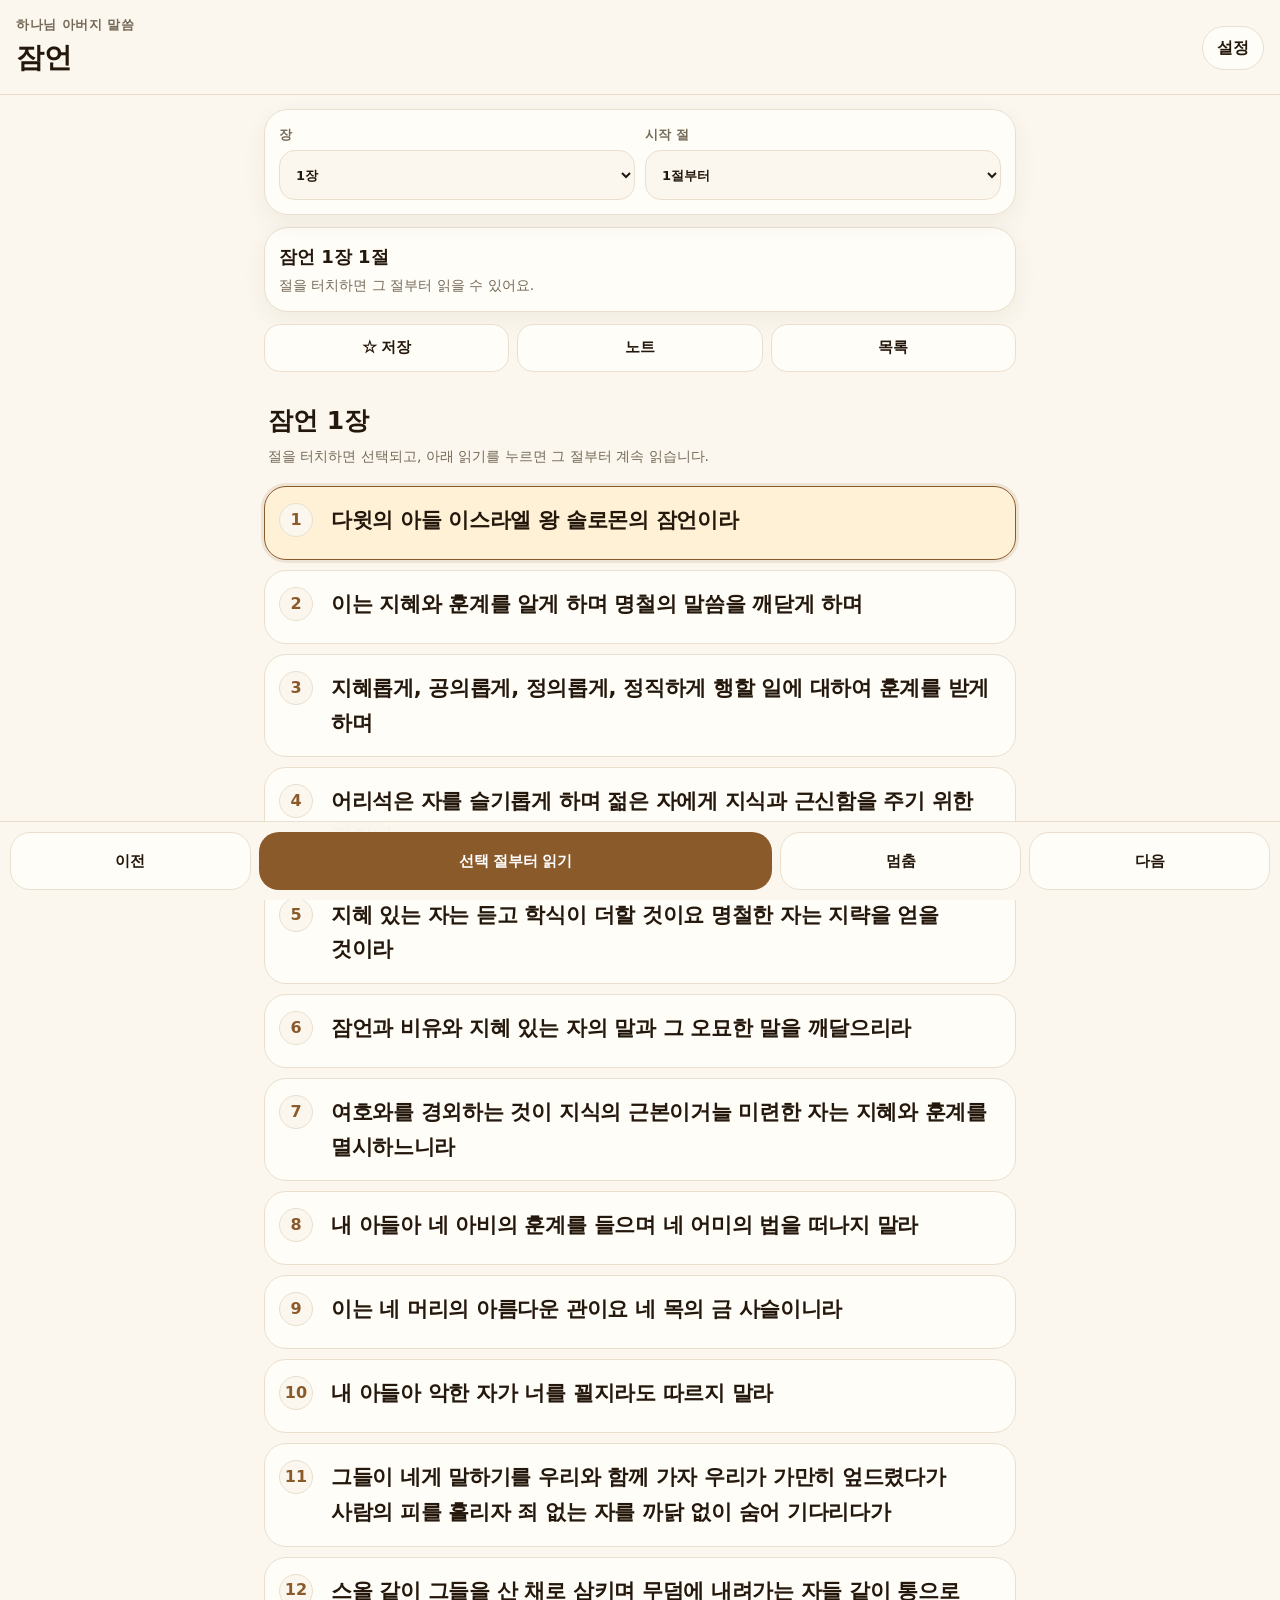
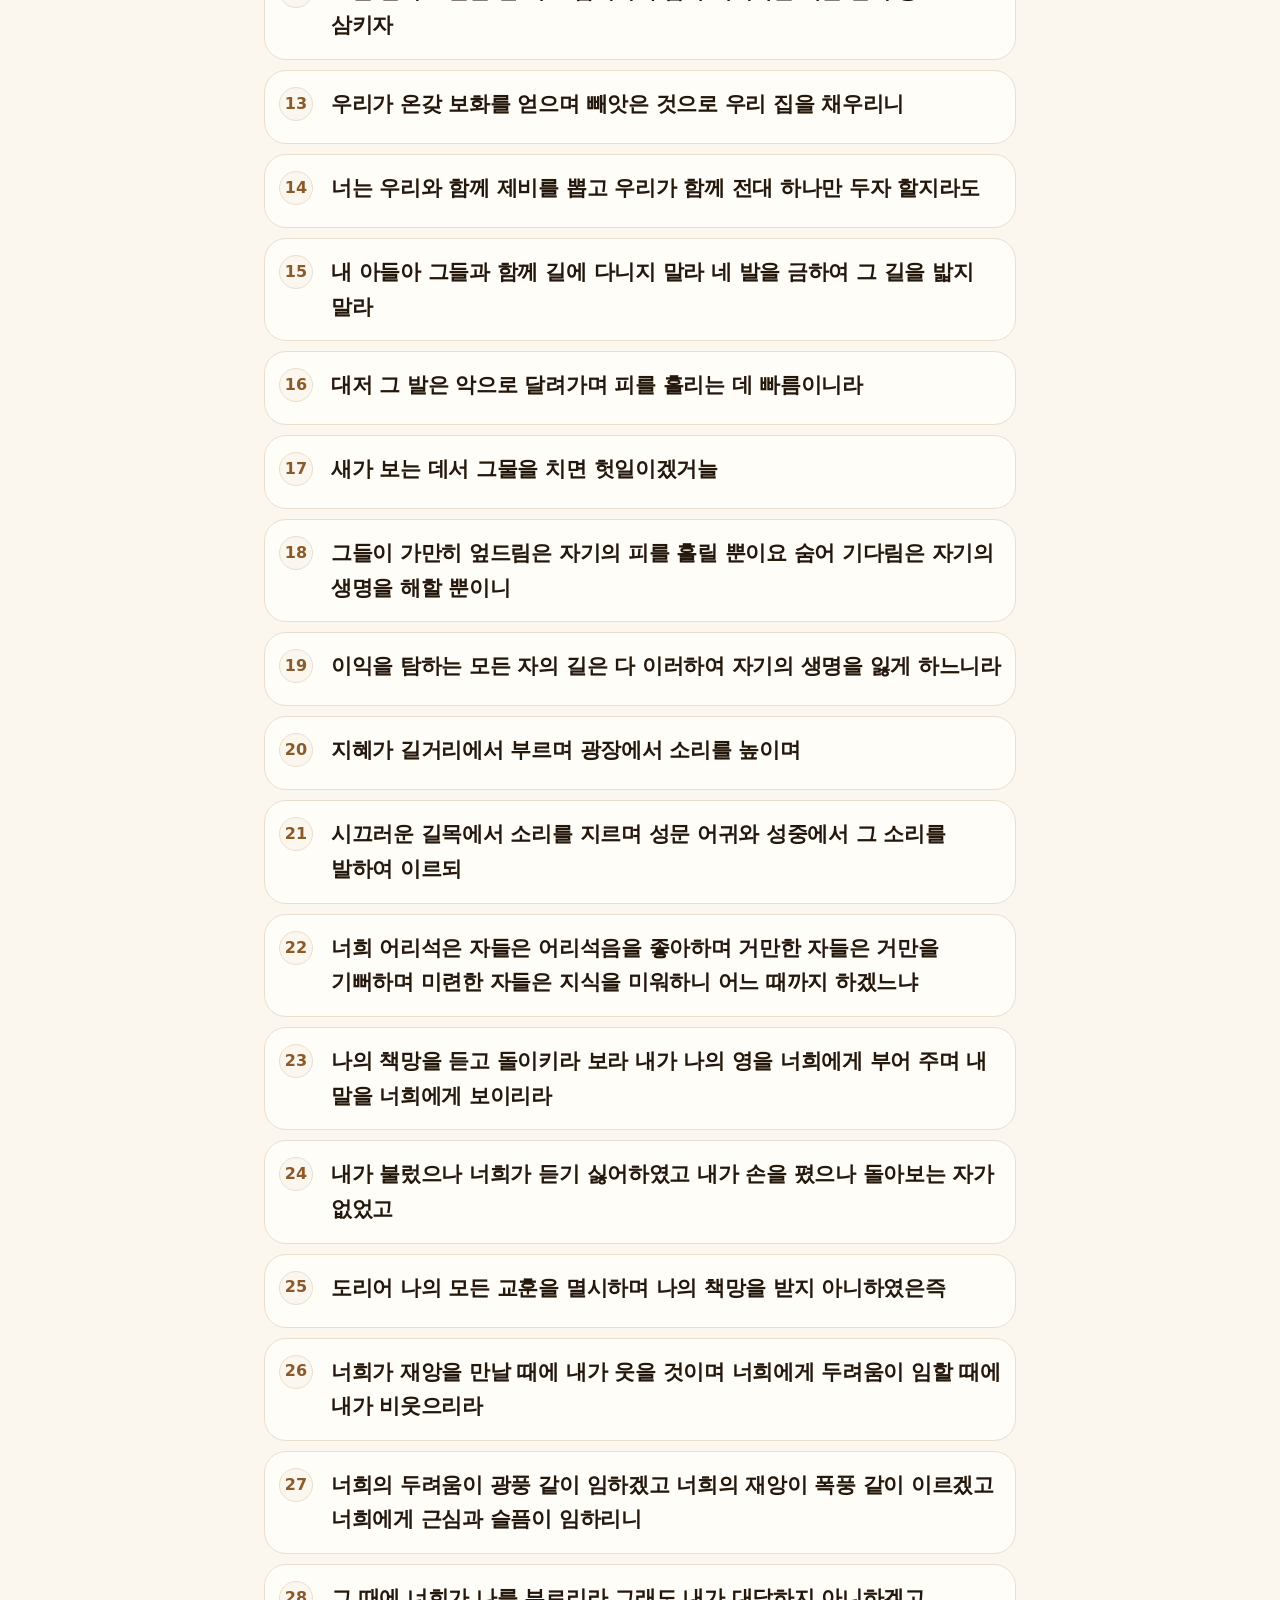
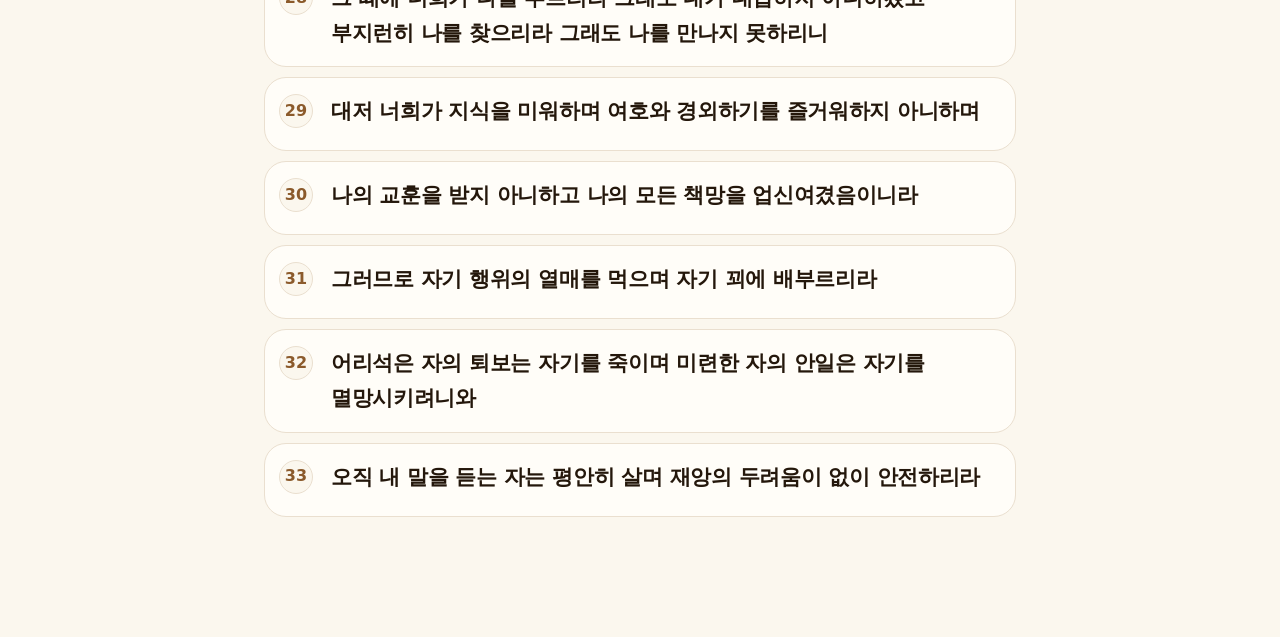
<file: index.html>
<!DOCTYPE html>
<html lang="ko">
<head>
  <meta charset="UTF-8">
  <meta name="viewport" content="width=device-width, initial-scale=1, viewport-fit=cover">
  <meta name="theme-color" content="#fbf7ee">
  <title>잠언 말씀</title>
  <link rel="manifest" href="manifest.json">
  <link rel="stylesheet" href="style.css">
</head>
<body>
  <a class="skip" href="#verses">본문으로 바로가기</a>

  <header class="topbar">
    <div>
      <p class="eyebrow">하나님 아버지 말씀</p>
      <h1>잠언</h1>
    </div>
    <a class="admin-link" href="admin.html" aria-label="관리자 설정">설정</a>
  </header>

  <main class="app">
    <section class="selector-card" aria-label="말씀 선택">
      <label>
        <span>장</span>
        <select id="chapterSelect" aria-label="장 선택"></select>
      </label>
      <label>
        <span>시작 절</span>
        <select id="verseSelect" aria-label="시작 절 선택"></select>
      </label>
    </section>

    <section class="listen-status" aria-live="polite">
      <div>
        <strong id="currentRef">잠언 1장 1절</strong>
        <p id="listenHint">절을 터치하면 그 절부터 읽을 수 있어요.</p>
      </div>
    </section>

    <section class="mini-actions" aria-label="기록 기능">
      <button id="favBtn" type="button">☆ 저장</button>
      <button id="noteOpenBtn" type="button">노트</button>
      <button id="favListBtn" type="button">목록</button>
    </section>

    <section id="notePanel" class="panel hidden" aria-label="노트 작성">
      <div class="panel-head"><strong id="noteTitle">노트</strong><button id="noteCloseBtn" class="small-btn" type="button">닫기</button></div>
      <textarea id="noteText" placeholder="이 말씀에서 받은 마음을 적어두세요." aria-label="노트 내용"></textarea>
      <button id="noteSaveBtn" class="primary full" type="button">노트 저장</button>
    </section>

    <section id="favPanel" class="panel hidden" aria-label="즐겨찾기 목록">
      <div class="panel-head"><strong>즐겨찾기</strong><button id="favCloseBtn" class="small-btn" type="button">닫기</button></div>
      <div id="favList" class="fav-list"></div>
    </section>

    <article id="verses" class="verses" aria-live="polite"></article>
  </main>

  <nav class="player" aria-label="음성 재생">
    <button id="prevBtn" type="button" class="ghost">이전</button>
    <button id="speakBtn" type="button" class="play">선택 절부터 읽기</button>
    <button id="stopBtn" type="button" class="ghost">멈춤</button>
    <button id="nextBtn" type="button" class="ghost">다음</button>
  </nav>

  <script src="app-data.js"></script>
  <script src="app.js"></script>
</body>
</html>
</file>
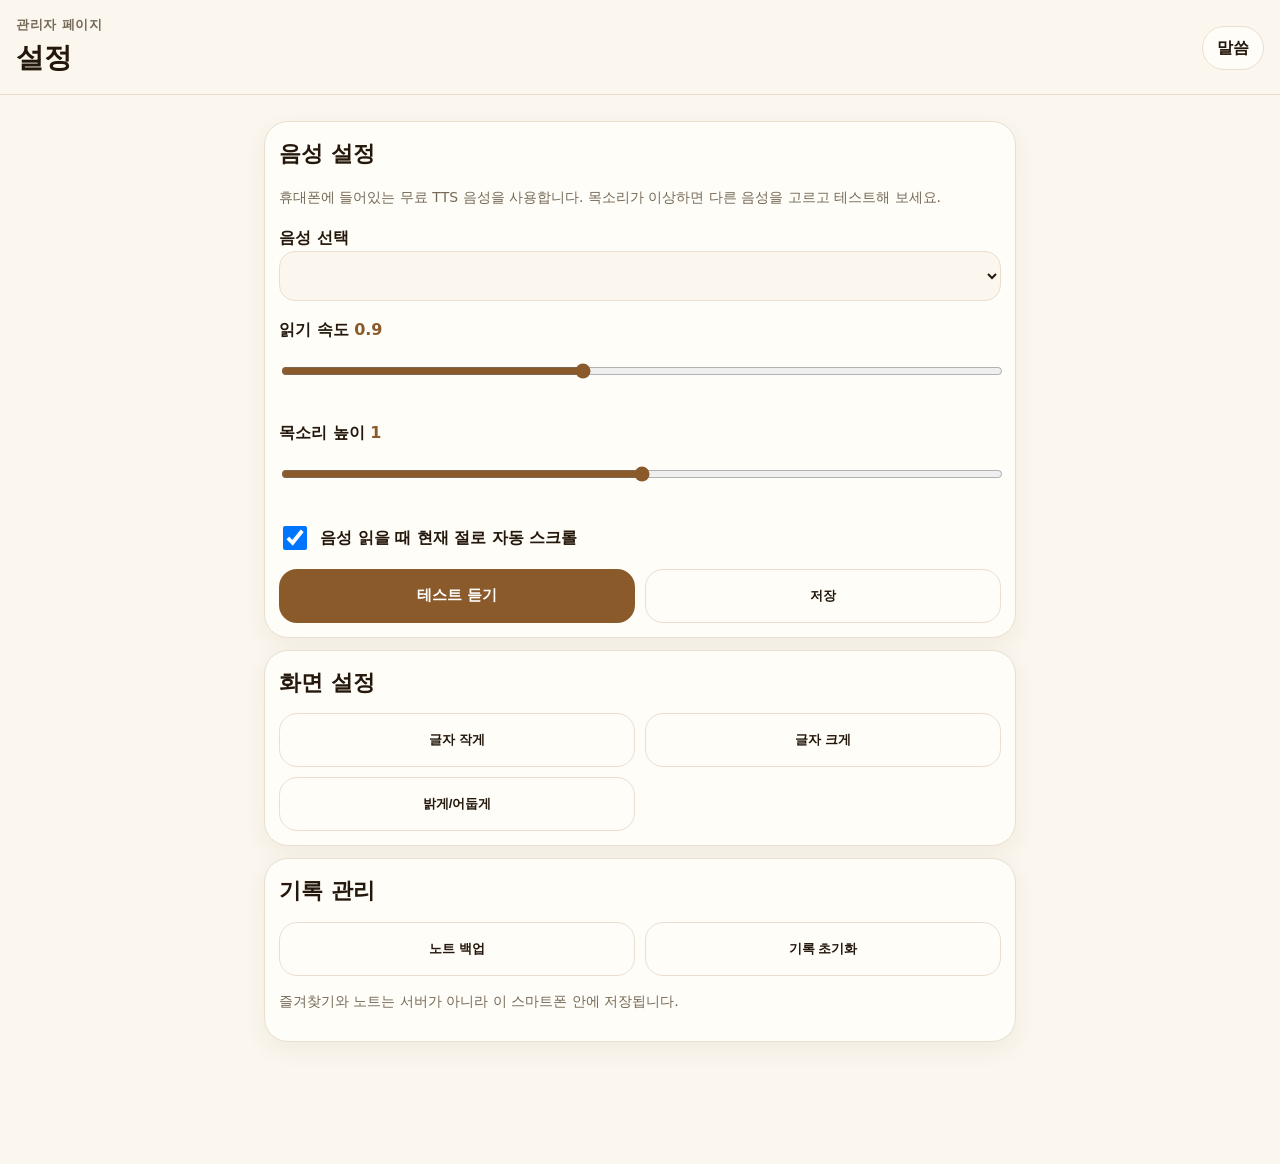
<file: admin.html>
<!DOCTYPE html>
<html lang="ko">
<head>
  <meta charset="UTF-8">
  <meta name="viewport" content="width=device-width, initial-scale=1, viewport-fit=cover">
  <title>잠언 설정</title>
  <link rel="stylesheet" href="style.css">
  <link rel="stylesheet" href="admin.css">
</head>
<body>
  <header class="topbar">
    <div><p class="eyebrow">관리자 페이지</p><h1>설정</h1></div>
    <a class="admin-link" href="index.html">말씀</a>
  </header>

  <main class="app admin-app">
    <section class="panel">
      <h2>음성 설정</h2>
      <p class="hint">휴대폰에 들어있는 무료 TTS 음성을 사용합니다. 목소리가 이상하면 다른 음성을 고르고 테스트해 보세요.</p>
      <label class="admin-label">음성 선택<select id="voiceSelect"></select></label>
      <label class="admin-label">읽기 속도 <span id="rateValue"></span><input id="rate" type="range" min="0.65" max="1.25" step="0.05"></label>
      <label class="admin-label">목소리 높이 <span id="pitchValue"></span><input id="pitch" type="range" min="0.7" max="1.3" step="0.05"></label>
      <label class="switch-row"><input id="autoScroll" type="checkbox"> 음성 읽을 때 현재 절로 자동 스크롤</label>
      <div class="admin-grid"><button id="testVoice" class="primary" type="button">테스트 듣기</button><button id="saveVoice" type="button">저장</button></div>
    </section>

    <section class="panel">
      <h2>화면 설정</h2>
      <div class="admin-grid"><button id="fontMinus" type="button">글자 작게</button><button id="fontPlus" type="button">글자 크게</button><button id="themeBtn" type="button">밝게/어둡게</button></div>
    </section>

    <section class="panel">
      <h2>기록 관리</h2>
      <div class="admin-grid"><button id="exportNotes" type="button">노트 백업</button><button id="resetAll" type="button">기록 초기화</button></div>
      <p class="hint">즐겨찾기와 노트는 서버가 아니라 이 스마트폰 안에 저장됩니다.</p>
    </section>
  </main>

  <script src="admin.js"></script>
</body>
</html>
</file>
<file: style.css>
:root{
  --bg:#fbf7ee;
  --card:#fffdf8;
  --text:#24170b;
  --muted:#756957;
  --line:#eadfcf;
  --accent:#8b5a2b;
  --accent2:#fff1d6;
  --font:21px;
}
*{box-sizing:border-box}
html{scroll-behavior:smooth}
body{margin:0;background:var(--bg);color:var(--text);font-family:system-ui,-apple-system,BlinkMacSystemFont,"Segoe UI",sans-serif;padding-bottom:96px;line-height:1.65}
body.dark{--bg:#14110d;--card:#211b15;--text:#fff7e8;--muted:#c6b8a1;--line:#3b3024;--accent:#f0c178;--accent2:#302418}
.skip{position:absolute;left:-999px;top:auto}.skip:focus{left:12px;top:12px;background:#000;color:#fff;padding:10px;border-radius:12px;z-index:20}
.topbar{position:sticky;top:0;z-index:10;display:flex;justify-content:space-between;align-items:center;padding:14px 16px calc(12px + env(safe-area-inset-top));background:rgba(251,247,238,.94);backdrop-filter:blur(14px);border-bottom:1px solid var(--line)}
.dark .topbar{background:rgba(20,17,13,.94)}
.eyebrow{margin:0;color:var(--muted);font-size:13px;font-weight:800;letter-spacing:.04em}.topbar h1{margin:0;font-size:28px}.admin-link{display:inline-flex;align-items:center;justify-content:center;min-height:44px;padding:0 14px;border-radius:999px;background:var(--card);border:1px solid var(--line);color:var(--text);text-decoration:none;font-weight:800}
.app{width:min(780px,100%);margin:0 auto;padding:14px}.selector-card,.listen-status,.panel{background:var(--card);border:1px solid var(--line);border-radius:24px;padding:14px;box-shadow:0 8px 24px rgba(80,54,20,.06)}
.selector-card{display:grid;grid-template-columns:1fr 1fr;gap:10px;position:sticky;top:73px;z-index:9}.selector-card label{display:flex;flex-direction:column;gap:5px;font-weight:800;color:var(--muted);font-size:13px}select,input,textarea{width:100%;font:inherit;border:1px solid var(--line);background:var(--bg);color:var(--text);border-radius:16px;padding:12px;min-height:50px}textarea{min-height:150px;resize:vertical}.listen-status{margin-top:12px;display:flex;justify-content:space-between;align-items:center}.listen-status strong{font-size:18px}.listen-status p{margin:2px 0 0;color:var(--muted);font-size:14px}.mini-actions{display:grid;grid-template-columns:1fr 1fr 1fr;gap:8px;margin:12px 0}.mini-actions button,.small-btn,.primary,.full,.fav-item button{min-height:48px;border:1px solid var(--line);border-radius:16px;background:var(--card);color:var(--text);font-weight:850;font-size:15px}.primary,.full{background:var(--accent);color:#fff;border:0}.hidden{display:none!important}.panel{margin:12px 0}.panel-head{display:flex;align-items:center;justify-content:space-between;gap:10px;margin-bottom:10px}.chapter-title{padding:16px 4px 8px}.chapter-title h2{font-size:25px;margin:0}.chapter-title p{margin:4px 0 0;color:var(--muted);font-size:14px}.verses{font-size:var(--font)}.verse{display:grid;grid-template-columns:42px 1fr;gap:10px;align-items:start;background:var(--card);border:1px solid var(--line);border-radius:22px;margin:10px 0;padding:16px 14px;min-height:74px;touch-action:manipulation}.verse:active{transform:scale(.99)}.verse.active{border-color:var(--accent);background:var(--accent2);box-shadow:0 0 0 3px rgba(139,90,43,.12)}.verse.reading-now{outline:4px solid rgba(139,90,43,.18);animation:pulse 1.5s infinite}.verse.is-fav .verse-num{background:#ffd36a;color:#3a2507}.verse.has-note .verse-text:after{content:"  ✎";color:var(--accent);font-weight:900}.verse-num{display:inline-flex;align-items:center;justify-content:center;width:34px;height:34px;border-radius:50%;background:var(--bg);border:1px solid var(--line);font-weight:900;font-size:16px;color:var(--accent)}.verse-text{font-weight:650;letter-spacing:-.015em;word-break:keep-all}.player{position:fixed;left:0;right:0;bottom:0;z-index:15;display:grid;grid-template-columns:.75fr 1.6fr .75fr .75fr;gap:8px;padding:10px 10px calc(10px + env(safe-area-inset-bottom));background:rgba(251,247,238,.95);backdrop-filter:blur(16px);border-top:1px solid var(--line)}.dark .player{background:rgba(20,17,13,.95)}.player button{min-height:58px;border:0;border-radius:20px;font-weight:950;font-size:15px}.player .play{background:var(--accent);color:#fff}.player .ghost{background:var(--card);color:var(--text);border:1px solid var(--line)}.fav-item{padding:12px;border:1px solid var(--line);border-radius:18px;margin:10px 0;background:var(--bg)}.fav-item div{font-size:15px;color:var(--muted);margin:4px 0 8px}.hint{color:var(--muted);font-size:14px}@keyframes pulse{0%,100%{box-shadow:0 0 0 0 rgba(139,90,43,.22)}50%{box-shadow:0 0 0 10px rgba(139,90,43,0)}}
@media(max-width:420px){.app{padding:10px}.selector-card{top:70px}.topbar h1{font-size:25px}.verse{grid-template-columns:38px 1fr;padding:15px 12px}.player{grid-template-columns:.65fr 1.5fr .65fr .65fr}.player button{font-size:14px;border-radius:18px}.mini-actions button{font-size:14px}}
</file>
<file: admin.css>
.admin-app h2{margin:0 0 8px;font-size:22px}.admin-label{display:block;margin:16px 0 8px;font-weight:900}.admin-label span{color:var(--accent)}input[type=range]{accent-color:var(--accent);padding:0}.switch-row{display:flex;align-items:center;gap:10px;margin:16px 0;font-weight:850}.switch-row input{width:24px;height:24px;min-height:auto}.admin-grid{display:grid;grid-template-columns:1fr 1fr;gap:10px;margin-top:12px}.admin-grid button{min-height:54px;border:1px solid var(--line);border-radius:18px;background:var(--card);color:var(--text);font-weight:900}.admin-grid .primary{background:var(--accent);color:#fff;border:0}@media(max-width:420px){.admin-grid{grid-template-columns:1fr}}
</file>
